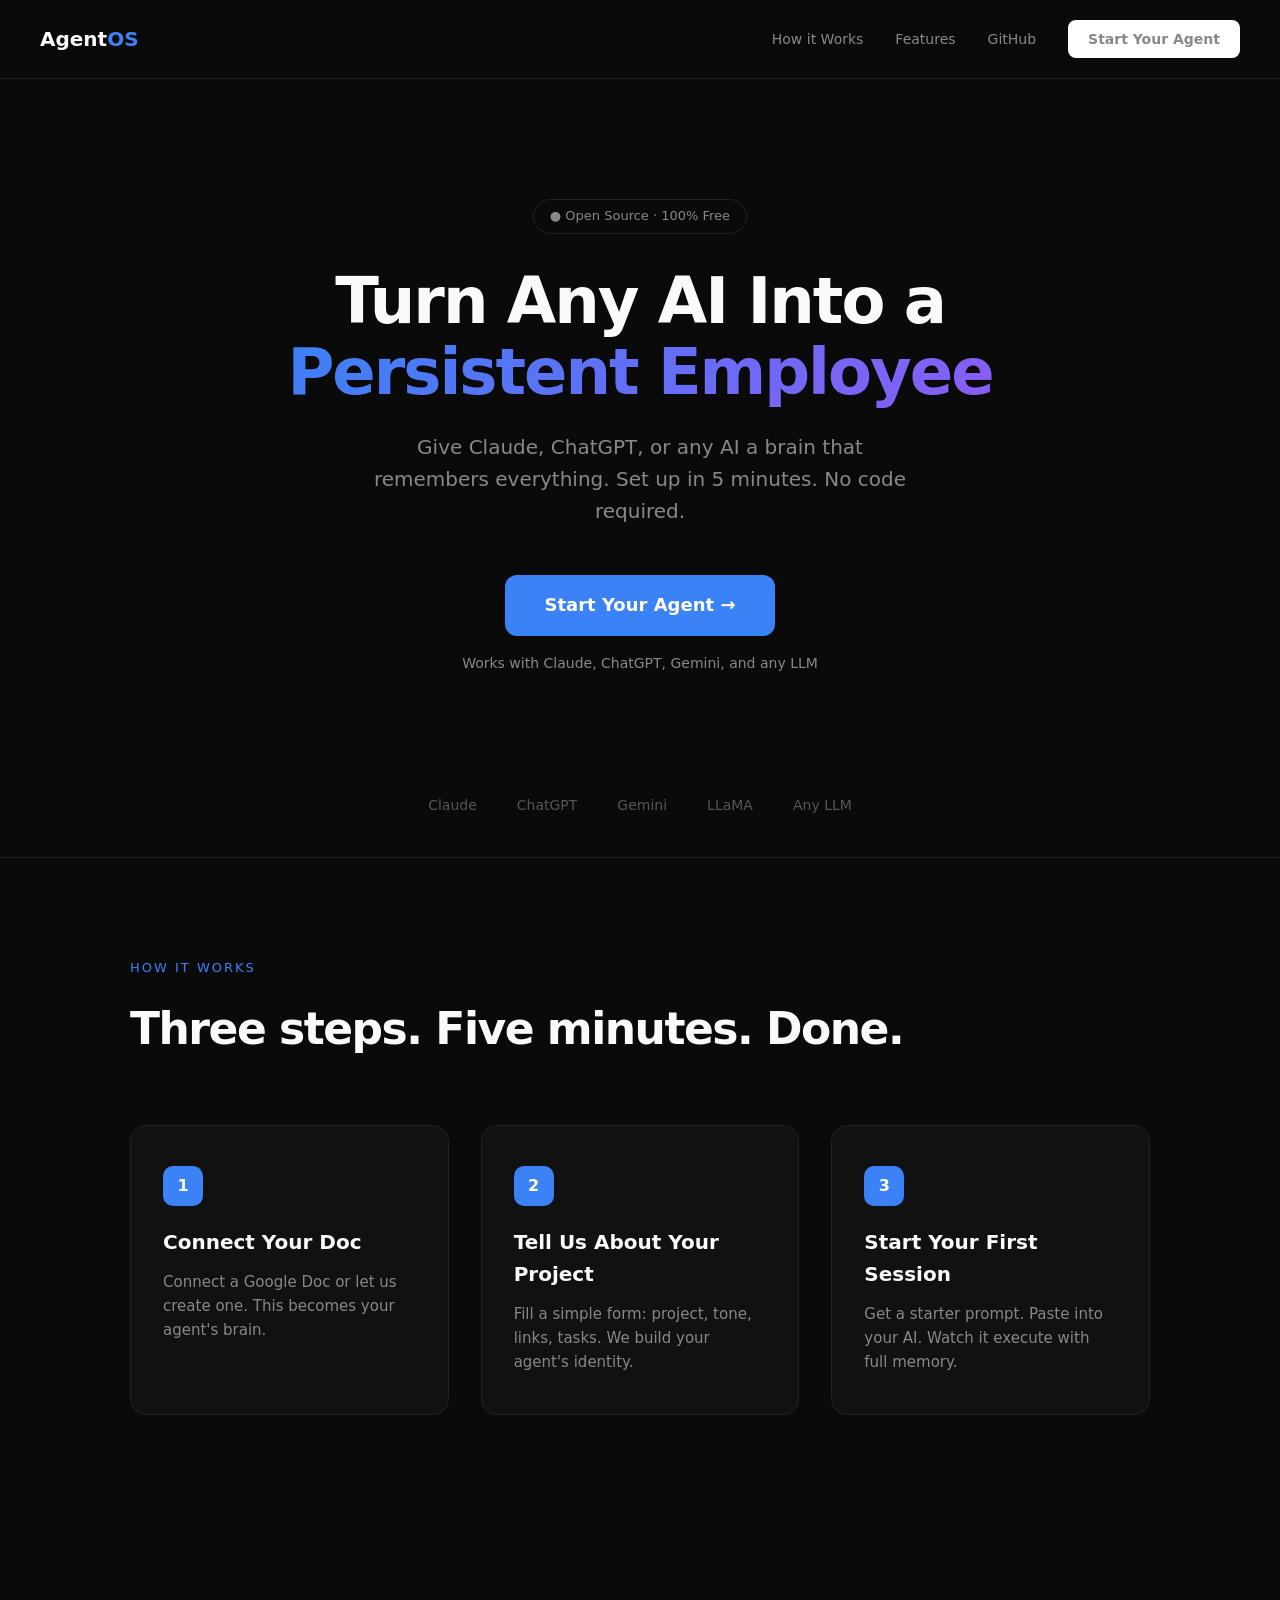
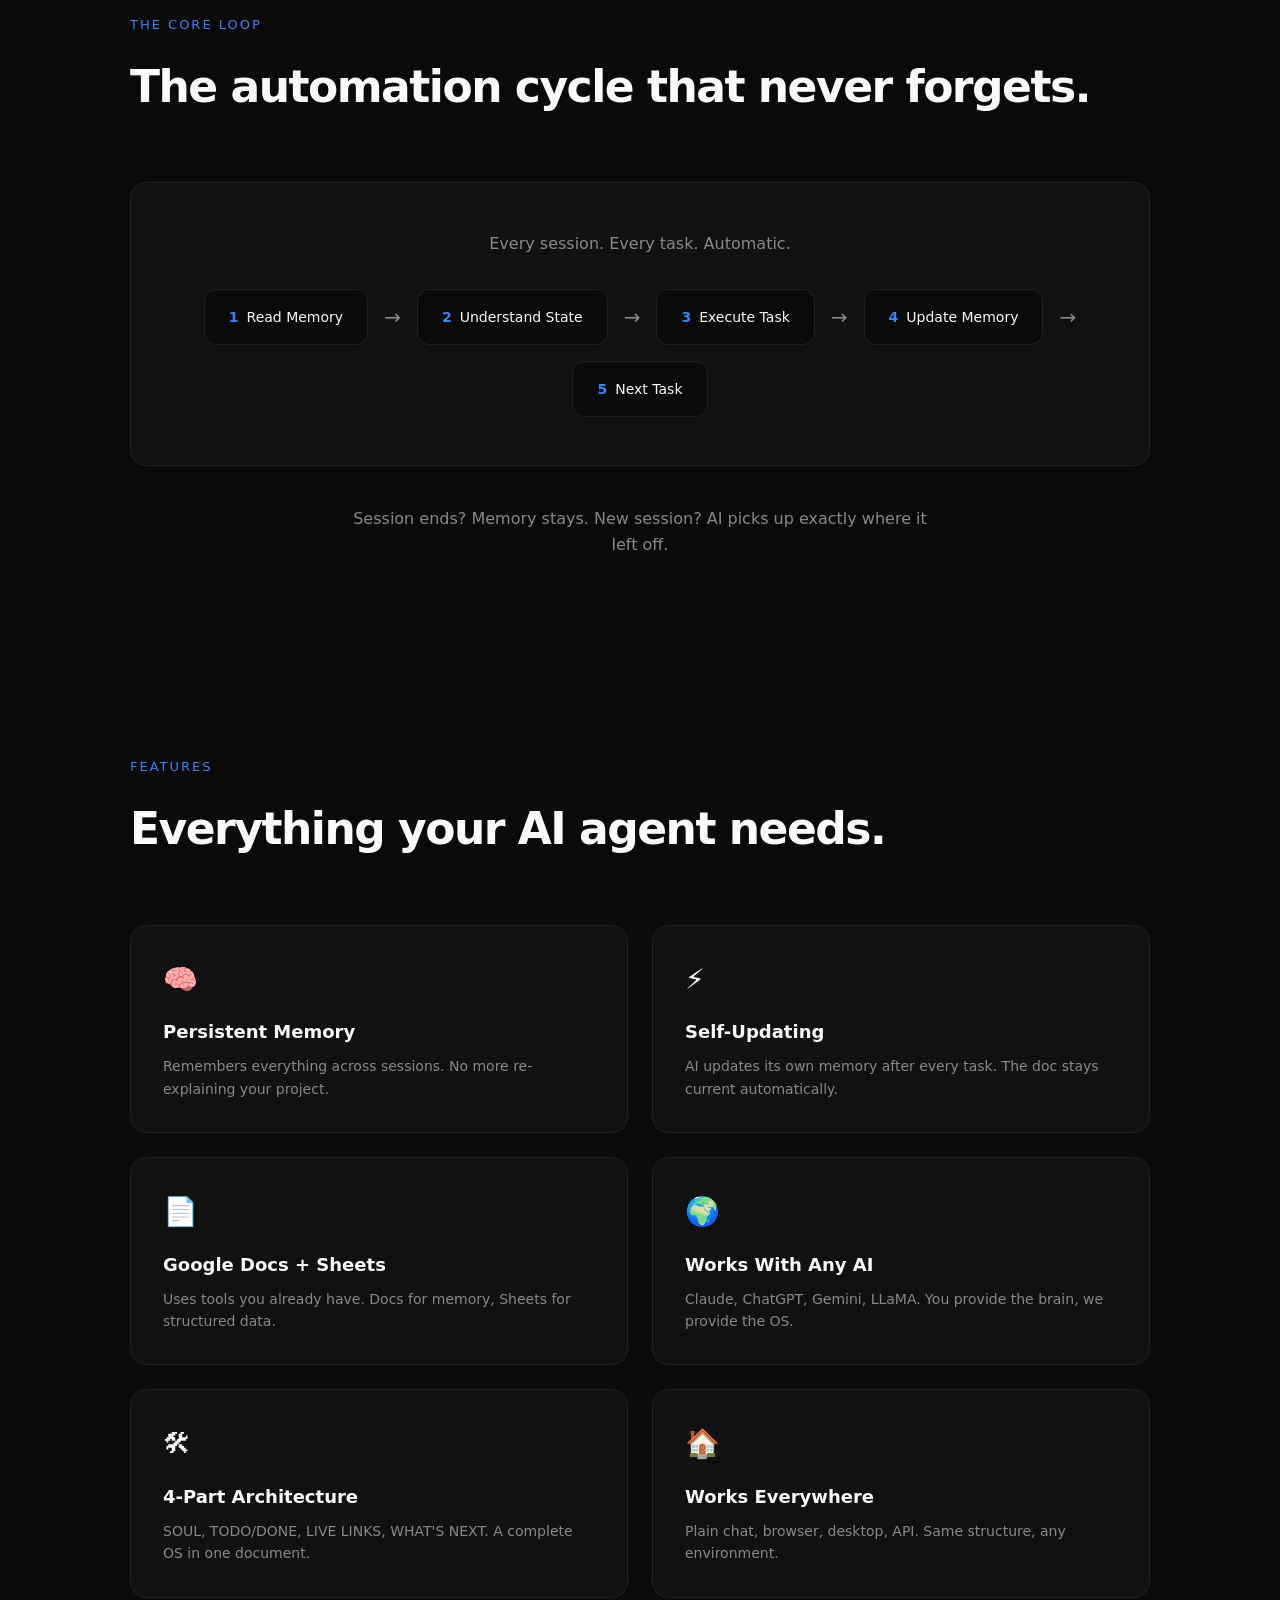
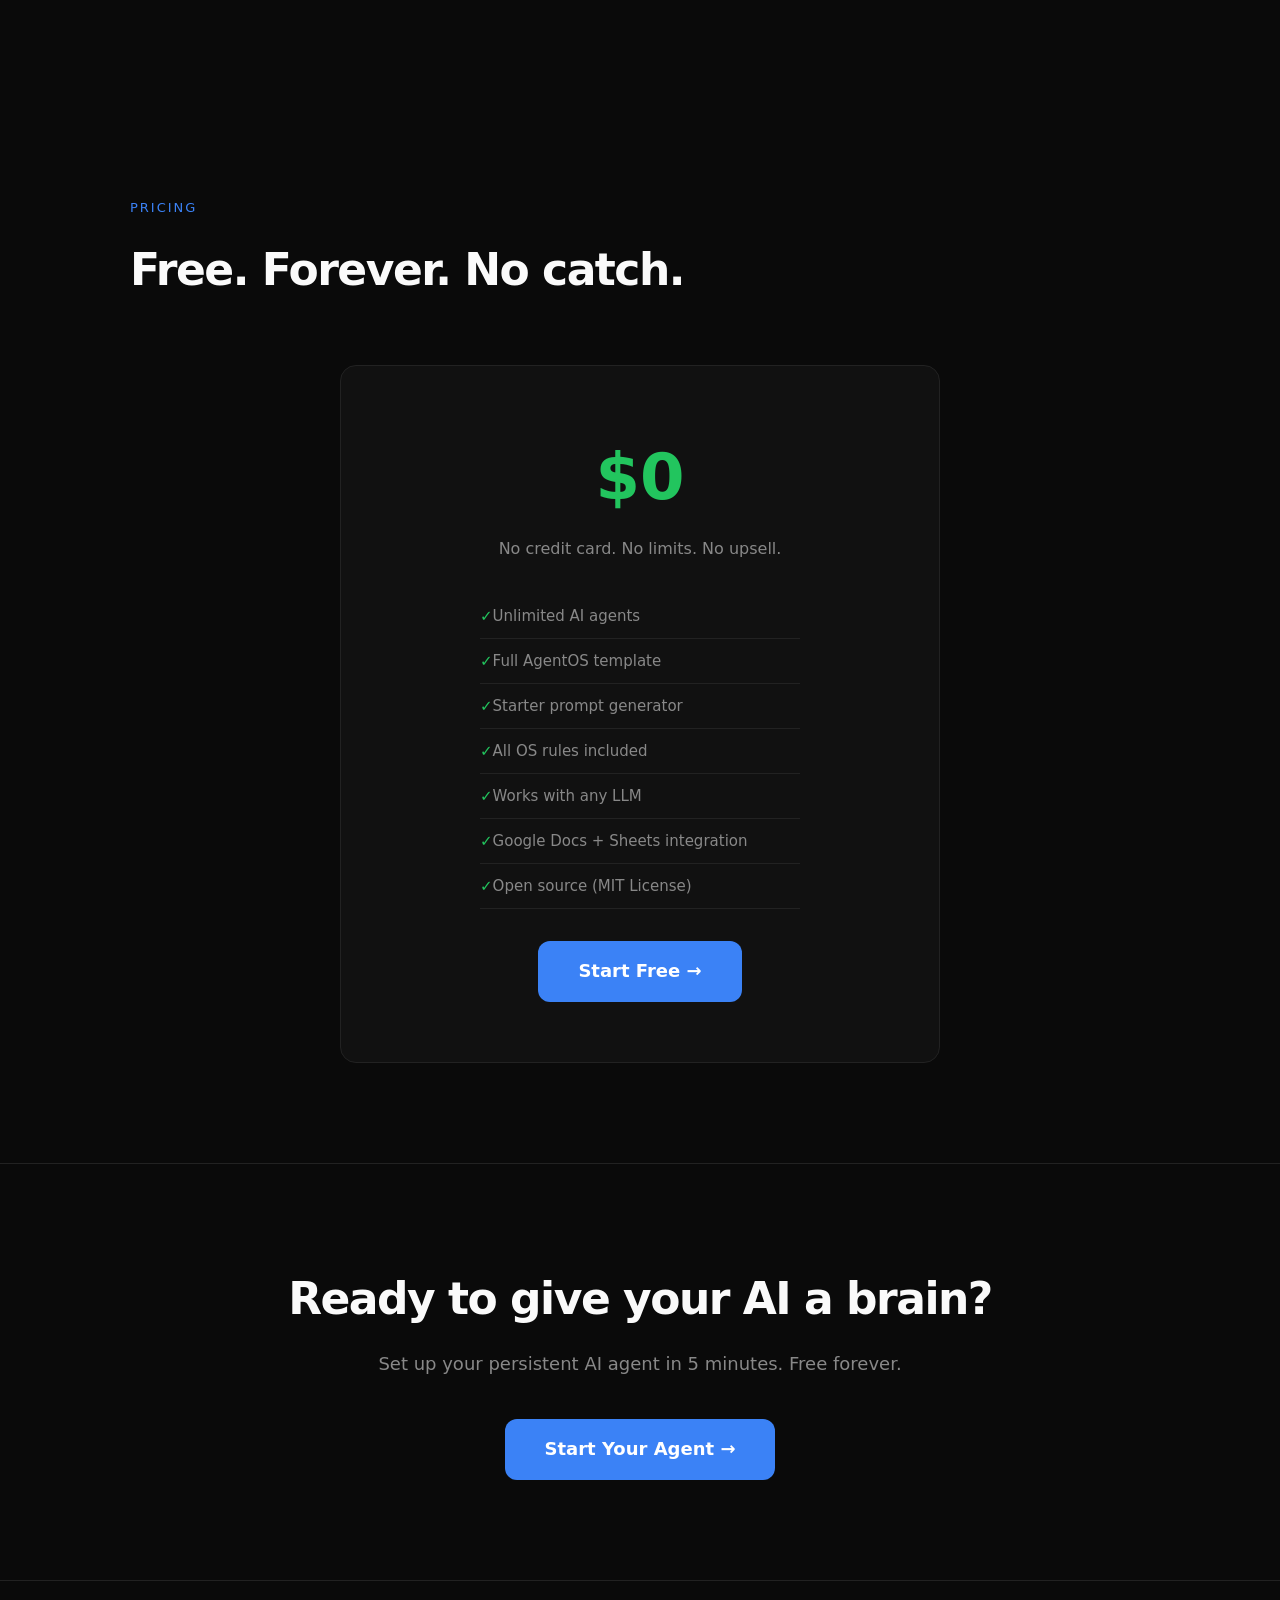
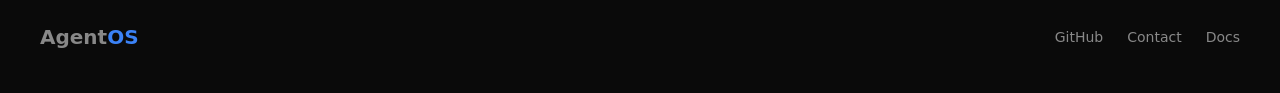
<file: index.html>
<!DOCTYPE html>
<html lang="en">
<head>
<meta charset="UTF-8">
<meta name="viewport" content="width=device-width, initial-scale=1.0">
<title>AgentOS - Turn Any AI Into a Persistent Employee</title>
<style>
*{margin:0;padding:0;box-sizing:border-box}:root{--bg:#0a0a0a;--surface:#111;--border:#222;--text:#fafafa;--muted:#888;--accent:#3b82f6;--green:#22c55e}body{font-family:system-ui,sans-serif;background:var(--bg);color:var(--text);line-height:1.6}a{color:var(--accent);text-decoration:none}nav{display:flex;justify-content:space-between;align-items:center;padding:20px 40px;border-bottom:1px solid var(--border);position:sticky;top:0;background:rgba(10,10,10,.9);backdrop-filter:blur(10px);z-index:100}.logo{font-size:20px;font-weight:700}.logo b{color:var(--accent)}.nav-links{display:flex;gap:32px;align-items:center}.nav-links a{color:var(--muted);font-size:14px}.nav-cta{background:#fff;color:#000;padding:8px 20px;border-radius:8px;font-size:14px;font-weight:600}.hero{text-align:center;padding:120px 40px 80px;max-width:800px;margin:0 auto}.badge{display:inline-block;padding:6px 16px;border:1px solid var(--border);border-radius:50px;font-size:13px;color:var(--muted);margin-bottom:32px}h1{font-size:64px;font-weight:700;letter-spacing:-2px;line-height:1.1;margin-bottom:24px}.grad{background:linear-gradient(135deg,var(--accent),#8b5cf6);-webkit-background-clip:text;-webkit-text-fill-color:transparent}.hero p{font-size:20px;color:var(--muted);max-width:560px;margin:0 auto 48px}.cta{display:inline-flex;align-items:center;gap:8px;background:var(--accent);color:#fff;padding:16px 40px;border-radius:12px;font-size:18px;font-weight:600}.sub{margin-top:16px;font-size:14px;color:var(--muted)}.bar{display:flex;justify-content:center;gap:40px;padding:40px;color:var(--muted);font-size:14px;border-bottom:1px solid var(--border)}.bar span{opacity:.6}.sec{padding:100px 40px;max-width:1100px;margin:0 auto}.lbl{font-size:13px;text-transform:uppercase;letter-spacing:2px;color:var(--accent);margin-bottom:16px}.sec h2{font-size:44px;font-weight:700;letter-spacing:-1.5px;margin-bottom:60px}.grid3{display:grid;grid-template-columns:repeat(3,1fr);gap:32px}.card{background:var(--surface);border:1px solid var(--border);border-radius:16px;padding:40px 32px}.num{display:inline-flex;align-items:center;justify-content:center;width:40px;height:40px;background:var(--accent);color:#fff;border-radius:10px;font-weight:700;margin-bottom:20px}.card h3{font-size:20px;font-weight:600;margin-bottom:12px}.card p{color:var(--muted);font-size:15px}.grid2{display:grid;grid-template-columns:repeat(2,1fr);gap:24px}.feat{background:var(--surface);border:1px solid var(--border);border-radius:16px;padding:32px}.feat .ico{font-size:28px;margin-bottom:16px}.feat h3{font-size:18px;font-weight:600;margin-bottom:8px}.feat p{color:var(--muted);font-size:14px}.lv{background:var(--surface);border:1px solid var(--border);border-radius:16px;padding:48px;text-align:center;margin-bottom:40px}.ls{display:flex;justify-content:center;align-items:center;gap:16px;flex-wrap:wrap;margin-top:32px}.li{background:var(--bg);border:1px solid var(--border);border-radius:12px;padding:16px 24px;font-size:14px}.li b{color:var(--accent);margin-right:8px}.ar{color:var(--muted);font-size:20px}.free-banner{background:var(--surface);border:1px solid var(--border);border-radius:16px;padding:60px 40px;text-align:center;max-width:600px;margin:0 auto}.free-banner h3{font-size:28px;font-weight:700;margin-bottom:12px}.free-banner .price{font-size:64px;font-weight:700;color:var(--green);margin-bottom:8px}.free-banner .price-sub{color:var(--muted);font-size:16px;margin-bottom:32px}.free-list{list-style:none;text-align:left;max-width:320px;margin:0 auto 32px}.free-list li{padding:10px 0;font-size:15px;color:var(--muted);border-bottom:1px solid var(--border)}.free-list li::before{content:"\2713 ";color:var(--green);font-weight:700}.fc{text-align:center;padding:100px 40px;border-top:1px solid var(--border)}.fc h2{font-size:44px;font-weight:700;letter-spacing:-1.5px;margin-bottom:16px}.fc p{color:var(--muted);font-size:18px;margin-bottom:40px}footer{border-top:1px solid var(--border);padding:40px;display:flex;justify-content:space-between;align-items:center;font-size:14px;color:var(--muted)}.fl{display:flex;gap:24px}.fl a{color:var(--muted)}@media(max-width:768px){h1{font-size:40px}.sec h2{font-size:32px}.grid3,.grid2{grid-template-columns:1fr}.hero{padding:80px 20px 60px}.sec{padding:60px 20px}nav{padding:16px 20px}.nav-links{display:none}.ls{flex-direction:column}.ar{transform:rotate(90deg)}}
</style>
</head>
<body>
<nav><div class="logo">Agent<b>OS</b></div><div class="nav-links"><a href="#how">How it Works</a><a href="#feat">Features</a><a href="https://github.com/nickberger1993-ai/agentos">GitHub</a><a href="setup.html" class="nav-cta">Start Your Agent</a></div></nav>
<section class="hero"><div class="badge">&#9679; Open Source &#183; 100% Free</div><h1>Turn Any AI Into a <span class="grad">Persistent Employee</span></h1><p>Give Claude, ChatGPT, or any AI a brain that remembers everything. Set up in 5 minutes. No code required.</p><a href="setup.html" class="cta">Start Your Agent &#8594;</a><div class="sub">Works with Claude, ChatGPT, Gemini, and any LLM</div></section>
<div class="bar"><span>Claude</span><span>ChatGPT</span><span>Gemini</span><span>LLaMA</span><span>Any LLM</span></div>
<section class="sec" id="how"><div class="lbl">How It Works</div><h2>Three steps. Five minutes. Done.</h2><div class="grid3"><div class="card"><div class="num">1</div><h3>Connect Your Doc</h3><p>Connect a Google Doc or let us create one. This becomes your agent's brain.</p></div><div class="card"><div class="num">2</div><h3>Tell Us About Your Project</h3><p>Fill a simple form: project, tone, links, tasks. We build your agent's identity.</p></div><div class="card"><div class="num">3</div><h3>Start Your First Session</h3><p>Get a starter prompt. Paste into your AI. Watch it execute with full memory.</p></div></div></section>
<section class="sec"><div class="lbl">The Core Loop</div><h2>The automation cycle that never forgets.</h2><div class="lv"><p style="color:var(--muted);margin-bottom:8px">Every session. Every task. Automatic.</p><div class="ls"><div class="li"><b>1</b>Read Memory</div><div class="ar">&#8594;</div><div class="li"><b>2</b>Understand State</div><div class="ar">&#8594;</div><div class="li"><b>3</b>Execute Task</div><div class="ar">&#8594;</div><div class="li"><b>4</b>Update Memory</div><div class="ar">&#8594;</div><div class="li"><b>5</b>Next Task</div></div></div><p style="text-align:center;color:var(--muted);max-width:600px;margin:0 auto">Session ends? Memory stays. New session? AI picks up exactly where it left off.</p></section>
<section class="sec" id="feat"><div class="lbl">Features</div><h2>Everything your AI agent needs.</h2><div class="grid2"><div class="feat"><div class="ico">&#129504;</div><h3>Persistent Memory</h3><p>Remembers everything across sessions. No more re-explaining your project.</p></div><div class="feat"><div class="ico">&#9889;</div><h3>Self-Updating</h3><p>AI updates its own memory after every task. The doc stays current automatically.</p></div><div class="feat"><div class="ico">&#128196;</div><h3>Google Docs + Sheets</h3><p>Uses tools you already have. Docs for memory, Sheets for structured data.</p></div><div class="feat"><div class="ico">&#127757;</div><h3>Works With Any AI</h3><p>Claude, ChatGPT, Gemini, LLaMA. You provide the brain, we provide the OS.</p></div><div class="feat"><div class="ico">&#128736;</div><h3>4-Part Architecture</h3><p>SOUL, TODO/DONE, LIVE LINKS, WHAT'S NEXT. A complete OS in one document.</p></div><div class="feat"><div class="ico">&#127968;</div><h3>Works Everywhere</h3><p>Plain chat, browser, desktop, API. Same structure, any environment.</p></div></div></section>
<section class="sec"><div class="lbl">Pricing</div><h2>Free. Forever. No catch.</h2><div class="free-banner"><div class="price">$0</div><div class="price-sub">No credit card. No limits. No upsell.</div><ul class="free-list"><li>Unlimited AI agents</li><li>Full AgentOS template</li><li>Starter prompt generator</li><li>All OS rules included</li><li>Works with any LLM</li><li>Google Docs + Sheets integration</li><li>Open source (MIT License)</li></ul><a href="setup.html" class="cta">Start Free &#8594;</a></div></section>
<section class="fc" id="start"><h2>Ready to give your AI a brain?</h2><p>Set up your persistent AI agent in 5 minutes. Free forever.</p><a href="setup.html" class="cta">Start Your Agent &#8594;</a></section>
<footer><div class="logo">Agent<b>OS</b></div><div class="fl"><a href="https://github.com/nickberger1993-ai/agentos">GitHub</a><a href="mailto:alon@iploop.io">Contact</a><a href="#">Docs</a></div></footer>
</body>
</html>
</file>
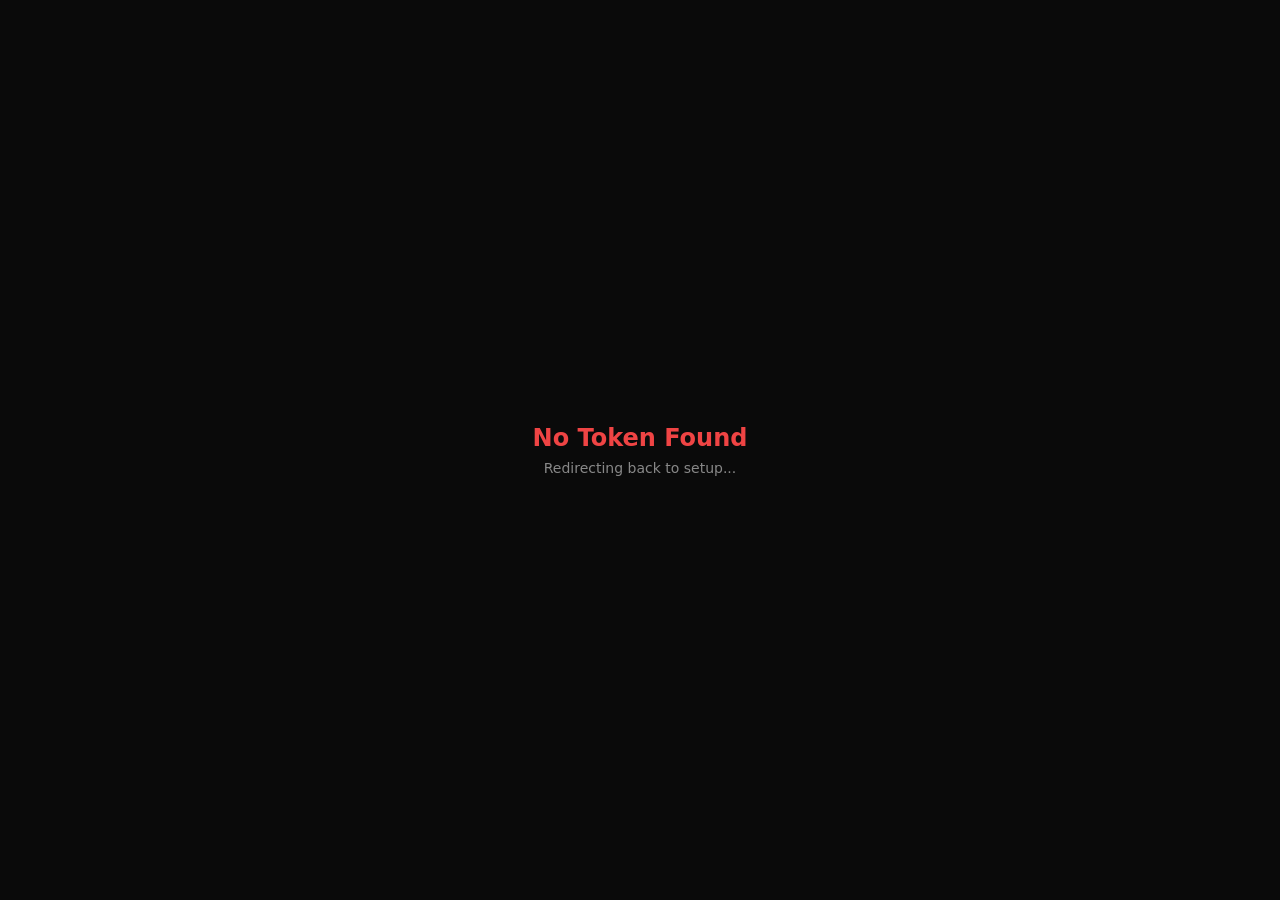
<file: callback.html>
<!DOCTYPE html>
<html lang="en">
<head>
<meta charset="UTF-8">
<meta name="viewport" content="width=device-width, initial-scale=1.0">
<title>AgentOS - Connecting...</title>
<style>
*{margin:0;padding:0;box-sizing:border-box}
body{font-family:system-ui,sans-serif;background:#0a0a0a;color:#fafafa;display:flex;align-items:center;justify-content:center;min-height:100vh;text-align:center}
.wrap{max-width:400px;padding:40px}
.spinner{width:48px;height:48px;border:3px solid #222;border-top-color:#3b82f6;border-radius:50%;animation:spin 1s linear infinite;margin:0 auto 24px}
@keyframes spin{to{transform:rotate(360deg)}}
h2{font-size:24px;margin-bottom:8px}
p{color:#888;font-size:14px}
.success{color:#22c55e}
.error{color:#ef4444}
</style>
</head>
<body>
<div class="wrap">
<div class="spinner" id="spinner"></div>
<h2 id="title">Connecting to Google...</h2>
<p id="msg">Please wait while we complete the connection.</p>
</div>
<script>
(function() {
  // Parse the access token from the URL hash (implicit grant flow)
  var hash = window.location.hash.substring(1);
  var params = {};
  hash.split('&').forEach(function(part) {
    var kv = part.split('=');
    params[decodeURIComponent(kv[0])] = decodeURIComponent(kv[1] || '');
  });

  if (params.access_token) {
    // Store the token
    sessionStorage.setItem('google_access_token', params.access_token);
    
    // Get user info to show who connected
    fetch('https://www.googleapis.com/oauth2/v2/userinfo', {
      headers: { 'Authorization': 'Bearer ' + params.access_token }
    })
    .then(function(r) { return r.json(); })
    .then(function(user) {
      sessionStorage.setItem('google_user_email', user.email || '');
      sessionStorage.setItem('google_user_name', user.name || '');
      document.getElementById('spinner').style.display = 'none';
      document.getElementById('title').textContent = 'Connected!';
      document.getElementById('title').className = 'success';
      document.getElementById('msg').textContent = 'Signed in as ' + (user.email || 'Google User') + '. Redirecting...';
      setTimeout(function() {
        window.location.href = 'setup.html?connected=true';
      }, 1500);
    })
    .catch(function() {
      sessionStorage.setItem('google_user_email', 'connected');
      document.getElementById('spinner').style.display = 'none';
      document.getElementById('title').textContent = 'Connected!';
      document.getElementById('title').className = 'success';
      document.getElementById('msg').textContent = 'Google account connected. Redirecting...';
      setTimeout(function() {
        window.location.href = 'setup.html?connected=true';
      }, 1500);
    });
  } else if (params.error) {
    document.getElementById('spinner').style.display = 'none';
    document.getElementById('title').textContent = 'Connection Failed';
    document.getElementById('title').className = 'error';
    document.getElementById('msg').textContent = params.error_description || 'Could not connect to Google. Please try again.';
    setTimeout(function() {
      window.location.href = 'setup.html';
    }, 3000);
  } else {
    document.getElementById('spinner').style.display = 'none';
    document.getElementById('title').textContent = 'No Token Found';
    document.getElementById('title').className = 'error';
    document.getElementById('msg').textContent = 'Redirecting back to setup...';
    setTimeout(function() {
      window.location.href = 'setup.html';
    }, 2000);
  }
})();
</script>
</body>
</html>
</file>
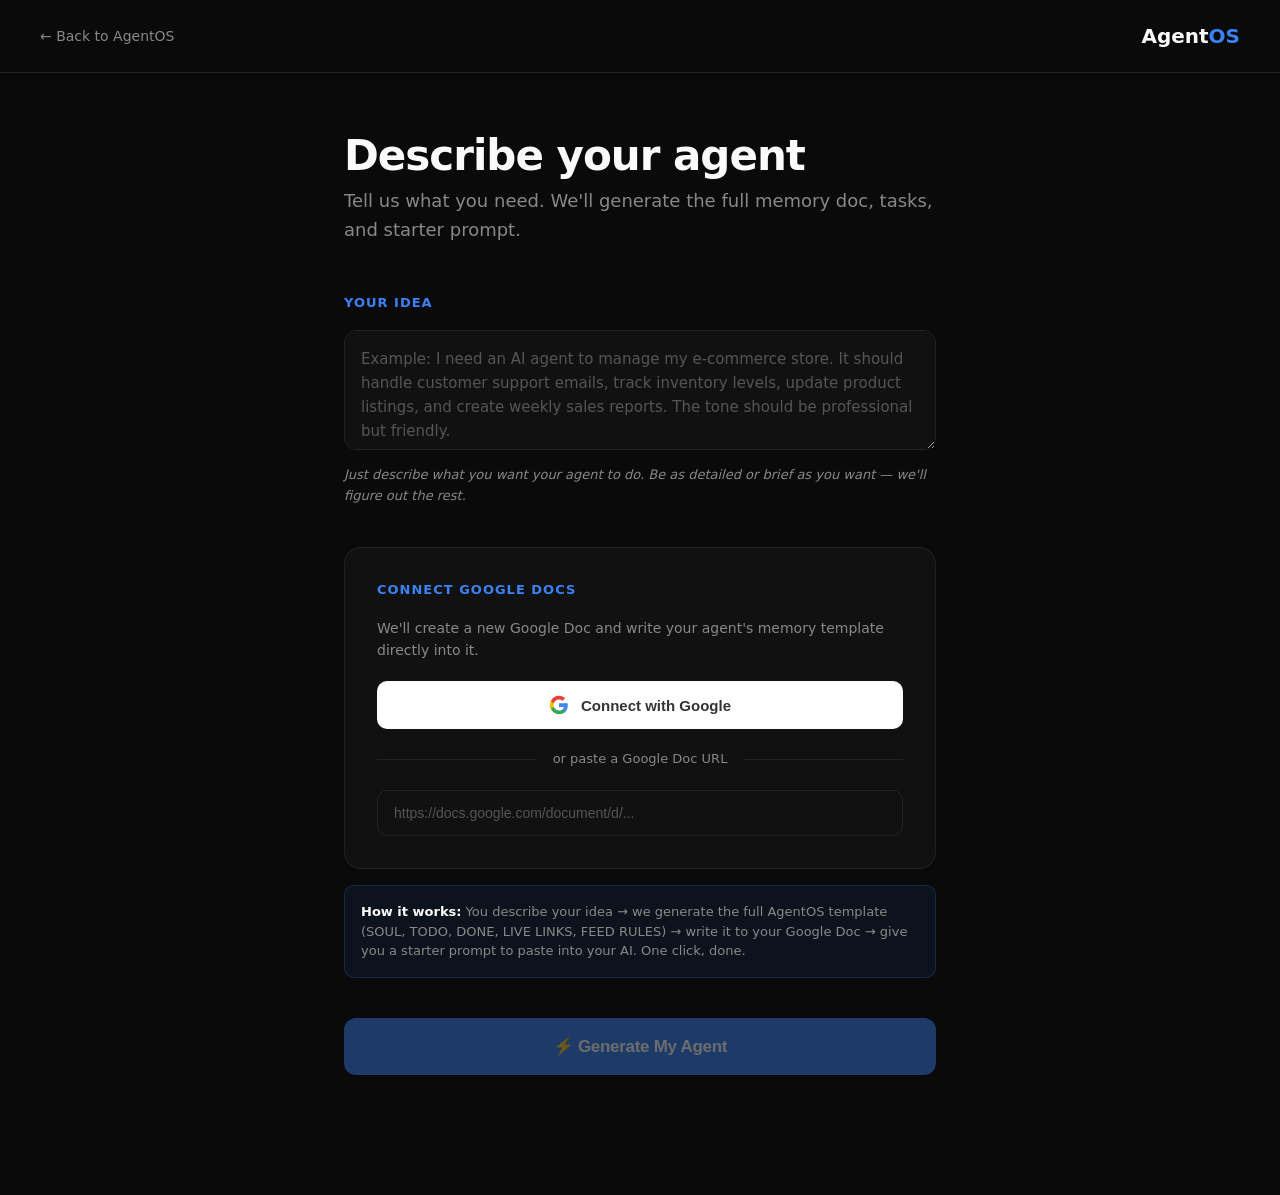
<file: setup.html>
<!DOCTYPE html>
<html lang="en">
<head>
<meta charset="UTF-8">
<meta name="viewport" content="width=device-width, initial-scale=1.0">
<title>AgentOS - Setup Your Agent</title>
<style>
*{margin:0;padding:0;box-sizing:border-box}
:root{--bg:#0a0a0a;--surface:#111;--border:#222;--text:#fafafa;--muted:#888;--accent:#3b82f6;--green:#22c55e;--red:#ef4444}
body{font-family:system-ui,sans-serif;background:var(--bg);color:var(--text);line-height:1.6;min-height:100vh}
a{color:var(--accent);text-decoration:none}
nav{display:flex;justify-content:space-between;align-items:center;padding:20px 40px;border-bottom:1px solid var(--border)}
.logo{font-size:20px;font-weight:700}
.logo b{color:var(--accent)}
.nav-back{color:var(--muted);font-size:14px;display:flex;align-items:center;gap:8px}
.wrap{max-width:640px;margin:0 auto;padding:60px 24px 120px}
h1{font-size:42px;font-weight:700;letter-spacing:-1px;margin-bottom:8px;line-height:1.1}
.subtitle{color:var(--muted);font-size:18px;margin-bottom:48px}
.section{margin-bottom:40px}
.section-label{font-size:13px;font-weight:600;color:var(--accent);text-transform:uppercase;letter-spacing:1px;margin-bottom:16px}
textarea{width:100%;background:var(--surface);border:1px solid var(--border);color:var(--text);padding:16px;border-radius:12px;font-size:15px;font-family:inherit;resize:vertical;min-height:120px;line-height:1.6;transition:border .2s}
textarea:focus{outline:none;border-color:var(--accent)}
textarea::placeholder{color:#555}
.example{color:var(--muted);font-size:13px;margin-top:8px;font-style:italic}
.google-section{margin-top:40px;padding:32px;background:var(--surface);border-radius:16px;border:1px solid var(--border)}
.google-btn{display:flex;align-items:center;justify-content:center;gap:12px;width:100%;padding:14px;background:#fff;color:#333;border:none;border-radius:10px;font-size:15px;font-weight:600;cursor:pointer;transition:all .2s}
.google-btn:hover{background:#f0f0f0;transform:translateY(-1px)}
.google-btn svg{width:20px;height:20px}
.connected-badge{display:flex;align-items:center;gap:10px;padding:14px 20px;background:rgba(34,197,94,.1);border:1px solid rgba(34,197,94,.3);border-radius:10px;color:var(--green);font-weight:500}
.connected-badge svg{width:20px;height:20px;flex-shrink:0}
.or-divider{display:flex;align-items:center;gap:16px;margin:20px 0;color:var(--muted);font-size:13px}
.or-divider::before,.or-divider::after{content:'';flex:1;height:1px;background:var(--border)}
.manual-input{width:100%;background:var(--surface);border:1px solid var(--border);color:var(--text);padding:14px 16px;border-radius:10px;font-size:14px}
.manual-input:focus{outline:none;border-color:var(--accent)}
.manual-input::placeholder{color:#555}
.generate-btn{width:100%;padding:18px;background:var(--accent);color:#fff;border:none;border-radius:12px;font-size:17px;font-weight:700;cursor:pointer;transition:all .2s;margin-top:40px;letter-spacing:-0.3px}
.generate-btn:hover:not(:disabled){background:#2563eb;transform:translateY(-1px)}
.generate-btn:disabled{opacity:.4;cursor:not-allowed}
.output-section{display:none;margin-top:48px;animation:fadeIn .4s}
@keyframes fadeIn{from{opacity:0;transform:translateY(10px)}to{opacity:1;transform:translateY(0)}}
.success-card{background:var(--surface);border:1px solid var(--border);border-radius:16px;padding:32px;margin-bottom:24px}
.success-header{display:flex;align-items:center;gap:12px;margin-bottom:16px}
.success-header h2{font-size:24px;font-weight:700}
.success-desc{color:var(--muted);font-size:14px;line-height:1.6;margin-bottom:24px}
.success-desc a{color:var(--green)}
.output-block{position:relative;background:#0d1117;border:1px solid var(--border);border-radius:12px;padding:20px;margin-bottom:16px}
.output-block pre{white-space:pre-wrap;font-size:13px;line-height:1.5;color:#c9d1d9;font-family:'SF Mono',Consolas,monospace;max-height:300px;overflow-y:auto}
.copy-btn{position:absolute;top:12px;right:12px;background:var(--border);color:var(--text);border:none;padding:8px 14px;border-radius:8px;font-size:12px;cursor:pointer;font-weight:600;transition:all .2s}
.copy-btn:hover{background:var(--accent)}
.output-label{font-size:12px;font-weight:600;color:var(--muted);text-transform:uppercase;letter-spacing:1px;margin-bottom:8px}
.writing-status{display:none;text-align:center;padding:24px;color:var(--accent)}
.writing-status .spinner{display:inline-block;width:20px;height:20px;border:2px solid var(--border);border-top-color:var(--accent);border-radius:50%;animation:spin .8s linear infinite;margin-right:10px;vertical-align:middle}
@keyframes spin{to{transform:rotate(360deg)}}
.template-section{margin-top:16px}
.back-link{display:inline-block;margin-top:32px;color:var(--muted);font-size:14px}
.hidden{display:none!important}
.tip{background:rgba(59,130,246,.08);border:1px solid rgba(59,130,246,.2);border-radius:10px;padding:16px;margin-top:16px;font-size:13px;color:var(--muted);line-height:1.5}
.tip b{color:var(--text)}
</style>
</head>
<body>
<nav>
<a href="index.html" class="nav-back">&larr; Back to AgentOS</a>
<div class="logo">Agent<b>OS</b></div>
</nav>
<div class="wrap">
<h1>Describe your agent</h1>
<p class="subtitle">Tell us what you need. We'll generate the full memory doc, tasks, and starter prompt.</p>

<div class="section">
<div class="section-label">Your Idea</div>
<textarea id="ideaInput" placeholder="Example: I need an AI agent to manage my e-commerce store. It should handle customer support emails, track inventory levels, update product listings, and create weekly sales reports. The tone should be professional but friendly." oninput="validateForm()"></textarea>
<p class="example">Just describe what you want your agent to do. Be as detailed or brief as you want &mdash; we'll figure out the rest.</p>
</div>

<div class="google-section">
<div class="section-label" style="margin-top:0">Connect Google Docs</div>
<p style="color:var(--muted);font-size:14px;margin-bottom:20px">We'll create a new Google Doc and write your agent's memory template directly into it.</p>

<div id="googleConnected" class="connected-badge hidden">
<svg viewBox="0 0 24 24" fill="none" stroke="currentColor" stroke-width="2"><path d="M22 11.08V12a10 10 0 1 1-5.93-9.14"/><polyline points="22 4 12 14.01 9 11.01"/></svg>
<span>Connected as <b id="connectedEmail"></b></span>
</div>

<div id="googleConnectSection">
<button class="google-btn" onclick="connectGoogle()">
<svg viewBox="0 0 24 24"><path d="M22.56 12.25c0-.78-.07-1.53-.2-2.25H12v4.26h5.92a5.06 5.06 0 0 1-2.2 3.32v2.77h3.57c2.08-1.92 3.27-4.74 3.27-8.1z" fill="#4285F4"/><path d="M12 23c2.97 0 5.46-.98 7.28-2.66l-3.57-2.77c-.98.66-2.23 1.06-3.71 1.06-2.86 0-5.29-1.93-6.16-4.53H2.18v2.84C3.99 20.53 7.7 23 12 23z" fill="#34A853"/><path d="M5.84 14.09c-.22-.66-.35-1.36-.35-2.09s.13-1.43.35-2.09V7.07H2.18C1.43 8.55 1 10.22 1 12s.43 3.45 1.18 4.93l2.85-2.22.81-.62z" fill="#FBBC05"/><path d="M12 5.38c1.62 0 3.06.56 4.21 1.64l3.15-3.15C17.45 2.09 14.97 1 12 1 7.7 1 3.99 3.47 2.18 7.07l3.66 2.84c.87-2.6 3.3-4.53 6.16-4.53z" fill="#EA4335"/></svg>
Connect with Google
</button>

<div class="or-divider">or paste a Google Doc URL</div>
<input type="url" id="docUrl" class="manual-input" placeholder="https://docs.google.com/document/d/..." oninput="validateForm()">
</div>
</div>

<div class="tip">
<b>How it works:</b> You describe your idea &rarr; we generate the full AgentOS template (SOUL, TODO, DONE, LIVE LINKS, FEED RULES) &rarr; write it to your Google Doc &rarr; give you a starter prompt to paste into your AI. One click, done.
</div>

<button class="generate-btn" id="generateBtn" onclick="generate()" disabled>
&#9889; Generate My Agent
</button>

<div class="writing-status" id="writingStatus">
<span class="spinner"></span> Creating your agent's memory doc...
</div>

<div class="output-section" id="outputSection">
<div class="success-card">
<div class="success-header">
<span style="font-size:28px">&#9889;</span>
<h2 id="successTitle">Your Agent is Ready!</h2>
</div>
<p class="success-desc" id="successDesc">Copy the starter prompt below and paste it into your first chat with your AI. Your agent will boot up with full memory.</p>

<div>
<div class="output-label">Starter Prompt</div>
<div class="output-block">
<button class="copy-btn" onclick="copyPrompt()">&#128203; Copy</button>
<pre id="promptOutput"></pre>
</div>
</div>

<div class="template-section" id="templateSection">
<div class="output-label">AgentOS Template</div>
<div class="output-block">
<button class="copy-btn" onclick="copyTemplate()">&#128203; Copy</button>
<pre id="templateOutput"></pre>
</div>
<p style="color:var(--muted);font-size:13px;margin-top:8px" id="finalInstruction">Paste the template into your Google Doc, then use the starter prompt with your AI.</p>
</div>
</div>

<a href="index.html" class="back-link">&larr; Back to AgentOS</a>
</div>
</div>

<script>
var CLIENT_ID = '930312309217-9tgvu1i7o3hrogrmnooplbpgminq54m9.apps.googleusercontent.com';
var REDIRECT_URI = 'https://nickberger1993-ai.github.io/agentos/callback.html';
var SCOPES = 'https://www.googleapis.com/auth/documents https://www.googleapis.com/auth/drive.file';
var googleConnected = false;
var accessToken = null;

(function() {
  var token = sessionStorage.getItem('google_access_token');
  var email = sessionStorage.getItem('google_user_email');
  if (token && window.location.search.indexOf('connected=true') > -1) {
    accessToken = token;
    googleConnected = true;
    document.getElementById('googleConnected').classList.remove('hidden');
    document.getElementById('connectedEmail').textContent = email || 'Google User';
    document.getElementById('googleConnectSection').classList.add('hidden');
    validateForm();
  }
})();

function connectGoogle() {
  sessionStorage.setItem('agentos_idea', document.getElementById('ideaInput').value);
  var authUrl = 'https://accounts.google.com/o/oauth2/v2/auth'
    + '?client_id=' + encodeURIComponent(CLIENT_ID)
    + '&redirect_uri=' + encodeURIComponent(REDIRECT_URI)
    + '&response_type=token'
    + '&scope=' + encodeURIComponent(SCOPES)
    + '&include_granted_scopes=true'
    + '&prompt=consent';
  window.location.href = authUrl;
}

(function() {
  var saved = sessionStorage.getItem('agentos_idea');
  if (saved) {
    document.getElementById('ideaInput').value = saved;
    validateForm();
  }
})();

function validateForm() {
  var btn = document.getElementById('generateBtn');
  var idea = document.getElementById('ideaInput').value.trim();
  btn.disabled = !(idea.length > 10);
}

function parseIdea(text) {
  var lines = text.trim();
  
  // Extract a clean project name from the first meaningful phrase
  var project = lines.split(/[.!\n]/)[0].trim();
  // Remove common filler starts
  project = project.replace(/^(I need |I want |I'm looking for |Build me |Create |Make |Help me with )/i, '');
  if (project.length > 60) project = project.substring(0, 57) + '...';
  
  var role = lines;
  
  // Better task extraction - split by common delimiters and find action phrases
  var tasks = [];
  var seen = {};
  // Split on sentence boundaries and list markers
  var chunks = lines.split(/[.;\n]+|,\s*(?=and |track |monitor |handle |manage |create |build |write |update |send |check |review |analyze |generate |schedule |organize |respond |follow |research |post |plan |develop |maintain |support |automate |find |set up|optimize|report)/i);
  
  chunks.forEach(function(chunk) {
    chunk = chunk.trim().replace(/^(and |it should |should |also )/i, '');
    if (chunk.length < 5 || chunk.length > 120) return;
    
    var lower = chunk.toLowerCase();
    // Skip meta/filler sentences
    if (/^(i need|i want|the tone|it should be|professional|friendly|casual)/i.test(chunk)) return;
    
    var actionWords = ['manage','handle','track','create','build','write','update','monitor','send','check','review','analyze','generate','schedule','organize','respond','follow up','research','post','plan','develop','maintain','support','automate','find','set up','optimize','report','process','prepare','draft','compile','coordinate','execute'];
    var isAction = false;
    actionWords.forEach(function(w) {
      if (lower.indexOf(w) > -1) isAction = true;
    });
    
    if (isAction) {
      // Clean up and capitalize
      var task = chunk.charAt(0).toUpperCase() + chunk.slice(1);
      // Remove trailing "and" or similar
      task = task.replace(/\s+(and|or)\s*$/i, '');
      if (!seen[task.toLowerCase()]) {
        seen[task.toLowerCase()] = true;
        tasks.push(task);
      }
    }
  });
  
  if (tasks.length === 0) {
    tasks.push('Review the project brief and create an action plan');
    tasks.push('Begin executing on the primary objective');
    tasks.push('Report progress and identify next steps');
  }
  
  tasks = tasks.slice(0, 8);
  
  // Better tone detection - check specific phrases first, then keywords
  var tone = 'professional';
  if (/professional/i.test(lines)) tone = 'professional';
  else if (/casual|friendly|chill|relaxed|fun/i.test(lines)) tone = 'casual';
  else if (/technical|developer|engineering|code|devops/i.test(lines)) tone = 'technical';
  else if (/creative|design|brand|artistic/i.test(lines)) tone = 'creative';
  else if (/concise|brief|short|minimal/i.test(lines)) tone = 'concise';
  
  return { project: project, role: role, tasks: tasks, tone: tone };
}

function buildTemplate(parsed) {
  var tpl = '== SOUL ==\n\n';
  tpl += 'Project: ' + parsed.project + '\n';
  tpl += 'Agent Role: ' + parsed.role + '\n';
  tpl += 'Tone: ' + parsed.tone + '\n';
  tpl += 'Created: ' + new Date().toLocaleDateString() + '\n';
  tpl += '\n---\n\n== TODO ==\n\n';
  parsed.tasks.forEach(function(t) { tpl += '[ ] ' + t + '\n'; });
  tpl += '\n== DONE ==\n\n(Nothing yet - your agent will move completed tasks here)\n';
  tpl += '\n---\n\n== LIVE LINKS ==\n\n(Add important links here)\n';
  tpl += '\n---\n\n== WHAT\'S NEXT ==\n\n';
  if (parsed.tasks.length > 0) {
    tpl += 'Priority: ' + parsed.tasks[0] + '\n';
    tpl += 'Status: Not started\nBlocked by: Nothing\n';
  }
  tpl += '\n---\n\n== FEED RULES ==\n\n';
  tpl += '1. After completing a task, move it from TODO to DONE with a timestamp\n';
  tpl += '2. Update WHAT\'S NEXT with the next priority\n';
  tpl += '3. Never delete tasks - always move to DONE\n';
  tpl += '4. Add new discoveries to LIVE LINKS\n';
  tpl += '5. If stuck, note the blocker in WHAT\'S NEXT and move to the next task\n';
  return tpl;
}

function buildPrompt(parsed, docUrl) {
  var p = 'You are an AI agent working on "' + parsed.project + '".\n\n';
  p += 'Your role: ' + parsed.role + '\n';
  p += 'Your tone: ' + parsed.tone + '\n';
  p += '\nYour memory document is here: ' + docUrl + '\n';
  p += '\nBEFORE doing anything, read the document above. It contains your full operating system:\n';
  p += '- SOUL: Your identity and rules\n- TODO / DONE: Your task list\n- LIVE LINKS: Important resources\n- WHAT\'S NEXT: Your priority queue\n';
  p += '\nTHE LOOP (follow every session):\n';
  p += '1. Read the entire memory document\n';
  p += '2. Understand current state from TODO/DONE\n';
  p += '3. Pick the top task from TODO\n';
  p += '4. Execute it completely\n';
  p += '5. Move it to DONE with timestamp\n';
  p += '6. Update WHAT\'S NEXT\n';
  p += '7. Report what you did and what\'s next\n';
  p += '\nALWAYS update the document after completing a task. The document IS your memory.\nStart now. Read the document and begin working.';
  return p;
}

function generate() {
  var idea = document.getElementById('ideaInput').value.trim();
  var parsed = parseIdea(idea);
  var template = buildTemplate(parsed);

  if (googleConnected && accessToken) {
    document.getElementById('generateBtn').disabled = true;
    document.getElementById('writingStatus').style.display = 'block';

    fetch('https://www.googleapis.com/drive/v3/files', {
      method: 'POST',
      headers: { 'Authorization': 'Bearer ' + accessToken, 'Content-Type': 'application/json' },
      body: JSON.stringify({ name: 'AgentOS - ' + parsed.project.substring(0, 50), mimeType: 'application/vnd.google-apps.document' })
    })
    .then(function(r) { return r.json(); })
    .then(function(file) {
      if (file.error) throw new Error(file.error.message);
      var docId = file.id;
      var docUrl = 'https://docs.google.com/document/d/' + docId + '/edit';
      return fetch('https://docs.googleapis.com/v1/documents/' + docId + ':batchUpdate', {
        method: 'POST',
        headers: { 'Authorization': 'Bearer ' + accessToken, 'Content-Type': 'application/json' },
        body: JSON.stringify({ requests: [{ insertText: { location: { index: 1 }, text: template } }] })
      }).then(function(r) { return r.json(); })
        .then(function(result) {
          if (result.error) throw new Error(result.error.message);
          return docUrl;
        });
    })
    .then(function(docUrl) {
      document.getElementById('writingStatus').style.display = 'none';
      var prompt = buildPrompt(parsed, docUrl);
      document.getElementById('promptOutput').textContent = prompt;
      document.getElementById('templateSection').classList.add('hidden');
      document.getElementById('successTitle').textContent = 'Your Agent is Ready!';
      document.getElementById('successDesc').innerHTML = 'Template written to your Google Doc! <a href="' + docUrl + '" target="_blank" style="color:var(--green)">Open your doc &nearr;</a><br><br>Copy the starter prompt below and paste it into your AI to begin.';
      document.getElementById('outputSection').style.display = 'block';
      setTimeout(function() { document.getElementById('outputSection').scrollIntoView({ behavior: 'smooth' }); }, 200);
    })
    .catch(function(err) {
      console.error('Google Doc error:', err);
      document.getElementById('writingStatus').innerHTML = '<span style="color:var(--red)">Error: ' + err.message + '. Generating template for manual copy.</span>';
      setTimeout(function() { document.getElementById('writingStatus').style.display = 'none'; showManualOutput(parsed, template); }, 2500);
    });
  } else {
    showManualOutput(parsed, template);
  }
}

function showManualOutput(parsed, template) {
  var docUrl = document.getElementById('docUrl').value.trim() || '[YOUR_GOOGLE_DOC_URL]';
  var prompt = buildPrompt(parsed, docUrl);
  document.getElementById('promptOutput').textContent = prompt;
  document.getElementById('templateOutput').textContent = template;
  document.getElementById('templateSection').classList.remove('hidden');
  document.getElementById('outputSection').style.display = 'block';
  setTimeout(function() { document.getElementById('outputSection').scrollIntoView({ behavior: 'smooth' }); }, 200);
}

function copyPrompt() {
  navigator.clipboard.writeText(document.getElementById('promptOutput').textContent).then(function() {
    var btn = document.querySelector('.output-section .copy-btn');
    btn.innerHTML = '&#10003; Copied!';
    setTimeout(function() { btn.innerHTML = '&#128203; Copy'; }, 2000);
  });
}

function copyTemplate() {
  navigator.clipboard.writeText(document.getElementById('templateOutput').textContent).then(function() {
    var btns = document.querySelectorAll('.output-section .copy-btn');
    if (btns[1]) { btns[1].innerHTML = '&#10003; Copied!'; setTimeout(function() { btns[1].innerHTML = '&#128203; Copy'; }, 2000); }
  });
}
</script>
</body>
</html>
</file>
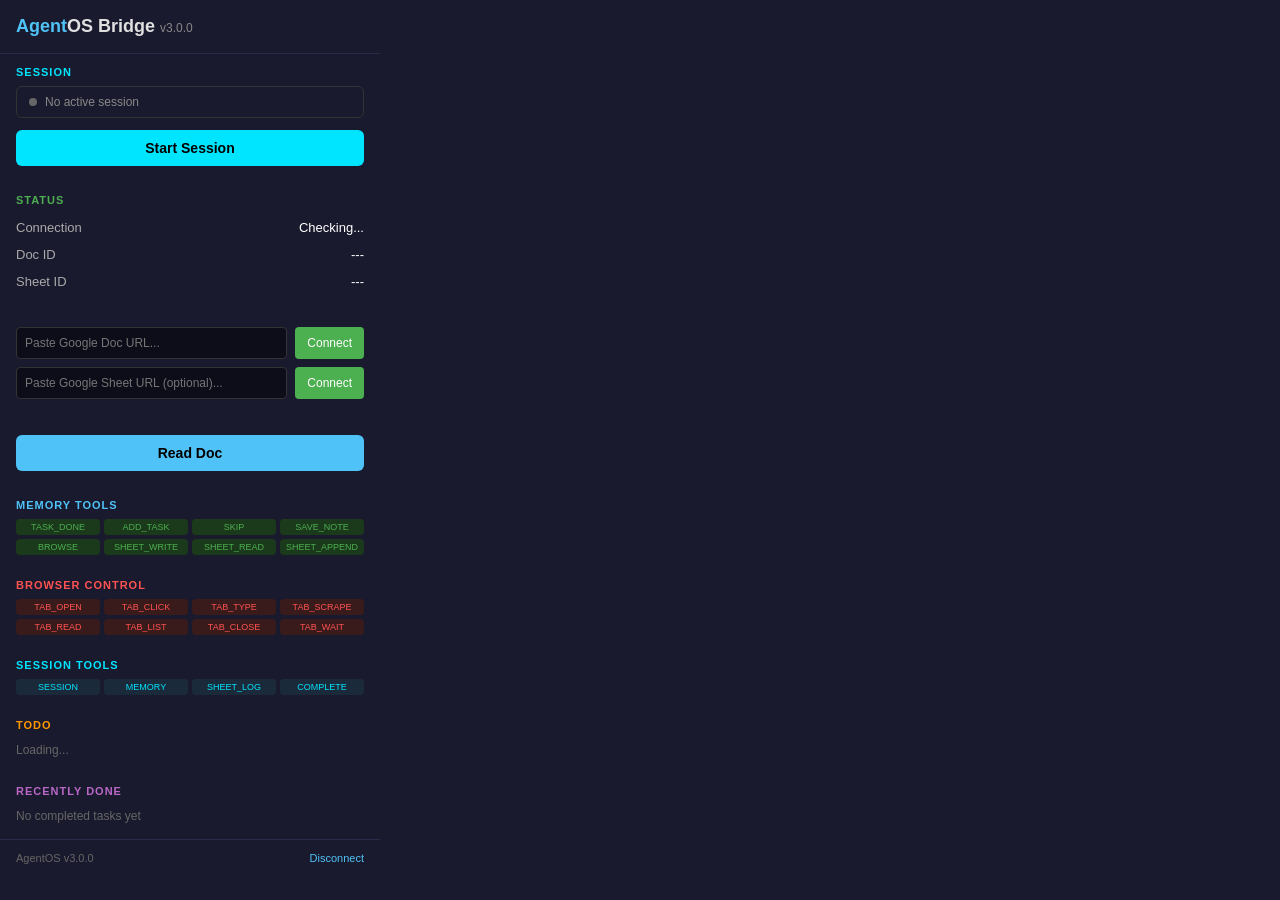
<file: extension/popup.html>
<!DOCTYPE html>
<html>
<head>
  <meta charset="utf-8">
  <style>
    * { margin: 0; padding: 0; box-sizing: border-box; }
    body {
      width: 380px;
      min-height: 400px;
      font-family: -apple-system, BlinkMacSystemFont, 'Segoe UI', sans-serif;
      background: #1a1a2e;
      color: #e0e0e0;
    }
    .header {
      padding: 16px;
      border-bottom: 1px solid #2a2a4a;
      display: flex;
      align-items: center;
      justify-content: space-between;
    }
    .header h1 { font-size: 18px; }
    .header h1 span { color: #4fc3f7; }
    .header .ver { color: #888; font-size: 12px; font-weight: normal; }
    .section { padding: 12px 16px; }
    .section-title {
      font-size: 11px;
      font-weight: 700;
      text-transform: uppercase;
      letter-spacing: 1px;
      margin-bottom: 8px;
    }
    .section-title.green { color: #4caf50; }
    .section-title.blue { color: #4fc3f7; }
    .section-title.orange { color: #ff9800; }
    .section-title.purple { color: #ba68c8; }
    .section-title.red { color: #ff5252; }
    .section-title.cyan { color: #00e5ff; }
    .row {
      display: flex;
      justify-content: space-between;
      align-items: center;
      padding: 6px 0;
      font-size: 13px;
    }
    .row .label { color: #aaa; }
    .row .value { color: #fff; font-weight: 500; }
    .row .value.connected { color: #4caf50; }
    .row .value.none { color: #666; font-style: italic; }
    .btn {
      width: 100%;
      padding: 10px;
      border: none;
      border-radius: 6px;
      font-size: 14px;
      font-weight: 600;
      cursor: pointer;
      margin: 4px 0;
      transition: all 0.2s;
    }
    .btn-primary { background: #4fc3f7; color: #000; }
    .btn-primary:hover { background: #29b6f6; }
    .btn-session { background: #00e5ff; color: #000; }
    .btn-session:hover { background: #00b8d4; }
    .btn-session.active { background: #ff5252; color: #fff; }
    .btn-session.active:hover { background: #d32f2f; }
    .btn-danger {
      background: transparent;
      color: #f44336;
      border: 1px solid #f44336;
      font-size: 12px;
      padding: 6px;
    }
    .btn-danger:hover { background: #f44336; color: #fff; }
    .input-row {
      display: flex;
      gap: 8px;
      margin: 8px 0;
    }
    .input-row input {
      flex: 1;
      padding: 8px;
      border: 1px solid #333;
      border-radius: 4px;
      background: #0d0d1a;
      color: #fff;
      font-size: 12px;
    }
    .input-row button {
      padding: 8px 12px;
      border: none;
      border-radius: 4px;
      background: #4caf50;
      color: #fff;
      font-size: 12px;
      cursor: pointer;
      white-space: nowrap;
    }
    .task-item {
      padding: 4px 0;
      font-size: 12px;
      color: #ccc;
      border-bottom: 1px solid #1a1a2e;
    }
    .task-item:last-child { border: none; }
    .footer {
      padding: 12px 16px;
      border-top: 1px solid #2a2a4a;
      display: flex;
      justify-content: space-between;
      align-items: center;
      font-size: 11px;
      color: #666;
    }
    .footer a { color: #4fc3f7; text-decoration: none; }
    .tools-grid {
      display: grid;
      grid-template-columns: 1fr 1fr 1fr 1fr;
      gap: 4px;
      margin-top: 8px;
    }
    .tool-badge {
      padding: 3px 6px;
      border-radius: 4px;
      background: #2a2a4a;
      color: #aaa;
      font-size: 9px;
      text-align: center;
    }
    .tool-badge.active { background: #1b3a1b; color: #4caf50; }
    .tool-badge.browser { background: #3a1b1b; color: #ff5252; }
    .tool-badge.session { background: #1b2a3a; color: #00e5ff; }
    .session-stats {
      display: grid;
      grid-template-columns: 1fr 1fr 1fr;
      gap: 8px;
      margin-top: 8px;
    }
    .stat-box {
      background: #0d0d1a;
      border: 1px solid #2a2a4a;
      border-radius: 6px;
      padding: 8px;
      text-align: center;
    }
    .stat-box .stat-value {
      font-size: 20px;
      font-weight: 700;
      color: #00e5ff;
    }
    .stat-box .stat-label {
      font-size: 9px;
      color: #888;
      text-transform: uppercase;
      margin-top: 2px;
    }
    .session-indicator {
      display: flex;
      align-items: center;
      gap: 8px;
      padding: 8px 12px;
      border-radius: 6px;
      font-size: 12px;
      margin-bottom: 8px;
    }
    .session-indicator.idle {
      background: #1a1a2e;
      border: 1px solid #333;
      color: #888;
    }
    .session-indicator.running {
      background: #0a2a1a;
      border: 1px solid #00e5ff;
      color: #00e5ff;
      animation: pulse 2s infinite;
    }
    @keyframes pulse {
      0%, 100% { opacity: 1; }
      50% { opacity: 0.7; }
    }
    .session-dot {
      width: 8px;
      height: 8px;
      border-radius: 50%;
      background: #666;
    }
    .session-dot.running { background: #00e5ff; }
    .hidden { display: none; }
  </style>
</head>
<body>

  <div class="header">
    <h1><span>Agent</span>OS Bridge <span class="ver">v3.0.0</span></h1>
  </div>

  <!-- SESSION CONTROL -->
  <div class="section">
    <div class="section-title cyan">SESSION</div>
    <div class="session-indicator idle" id="sessionIndicator">
      <div class="session-dot" id="sessionDot"></div>
      <span id="sessionStatusText">No active session</span>
    </div>
    <button class="btn btn-session" id="sessionBtn">Start Session</button>
    <div class="session-stats" id="sessionStats" style="display:none;">
      <div class="stat-box">
        <div class="stat-value" id="statActions">0</div>
        <div class="stat-label">Actions</div>
      </div>
      <div class="stat-box">
        <div class="stat-value" id="statDuration">0s</div>
        <div class="stat-label">Duration</div>
      </div>
      <div class="stat-box">
        <div class="stat-value" id="statSession">---</div>
        <div class="stat-label">Session ID</div>
      </div>
    </div>
  </div>

  <!-- STATUS -->
  <div class="section">
    <div class="section-title green">STATUS</div>
    <div class="row"><span class="label">Connection</span><span class="value" id="connStatus">Checking...</span></div>
    <div class="row"><span class="label">Doc ID</span><span class="value" id="docIdDisplay">---</span></div>
    <div class="row"><span class="label">Sheet ID</span><span class="value" id="sheetIdDisplay">---</span></div>
  </div>

  <!-- CONNECT -->
  <div class="section" id="connectSection">
    <div class="input-row">
      <input type="text" id="docUrlInput" placeholder="Paste Google Doc URL...">
      <button id="connectBtn">Connect</button>
    </div>
    <div class="input-row">
      <input type="text" id="sheetUrlInput" placeholder="Paste Google Sheet URL (optional)...">
      <button id="connectSheetBtn">Connect</button>
    </div>
  </div>

  <!-- ACTIONS -->
  <div class="section" id="actionsSection">
    <button class="btn btn-primary" id="readDocBtn">Read Doc</button>
  </div>

  <!-- MEMORY TOOLS -->
  <div class="section">
    <div class="section-title blue">MEMORY TOOLS</div>
    <div class="tools-grid">
      <div class="tool-badge active">TASK_DONE</div>
      <div class="tool-badge active">ADD_TASK</div>
      <div class="tool-badge active">SKIP</div>
      <div class="tool-badge active">SAVE_NOTE</div>
      <div class="tool-badge active">BROWSE</div>
      <div class="tool-badge active">SHEET_WRITE</div>
      <div class="tool-badge active">SHEET_READ</div>
      <div class="tool-badge active">SHEET_APPEND</div>
    </div>
  </div>

  <!-- BROWSER CONTROL -->
  <div class="section">
    <div class="section-title red">BROWSER CONTROL</div>
    <div class="tools-grid">
      <div class="tool-badge browser">TAB_OPEN</div>
      <div class="tool-badge browser">TAB_CLICK</div>
      <div class="tool-badge browser">TAB_TYPE</div>
      <div class="tool-badge browser">TAB_SCRAPE</div>
      <div class="tool-badge browser">TAB_READ</div>
      <div class="tool-badge browser">TAB_LIST</div>
      <div class="tool-badge browser">TAB_CLOSE</div>
      <div class="tool-badge browser">TAB_WAIT</div>
    </div>
  </div>

  <!-- SESSION TOOLS (NEW) -->
  <div class="section">
    <div class="section-title cyan">SESSION TOOLS</div>
    <div class="tools-grid">
      <div class="tool-badge session">SESSION</div>
      <div class="tool-badge session">MEMORY</div>
      <div class="tool-badge session">SHEET_LOG</div>
      <div class="tool-badge session">COMPLETE</div>
    </div>
  </div>

  <!-- TODO -->
  <div class="section" id="todoSection">
    <div class="section-title orange">TODO</div>
    <div id="todoList"><div class="task-item" style="color:#666">Loading...</div></div>
  </div>

  <!-- DONE -->
  <div class="section" id="doneSection">
    <div class="section-title purple">RECENTLY DONE</div>
    <div id="doneList"><div class="task-item" style="color:#666">No completed tasks yet</div></div>
  </div>

  <!-- FOOTER -->
  <div class="footer">
    <span>AgentOS v3.0.0</span>
    <a href="#" id="disconnectBtn">Disconnect</a>
  </div>

  <script src="popup.js"></script>
</body>
</html>
</file>
